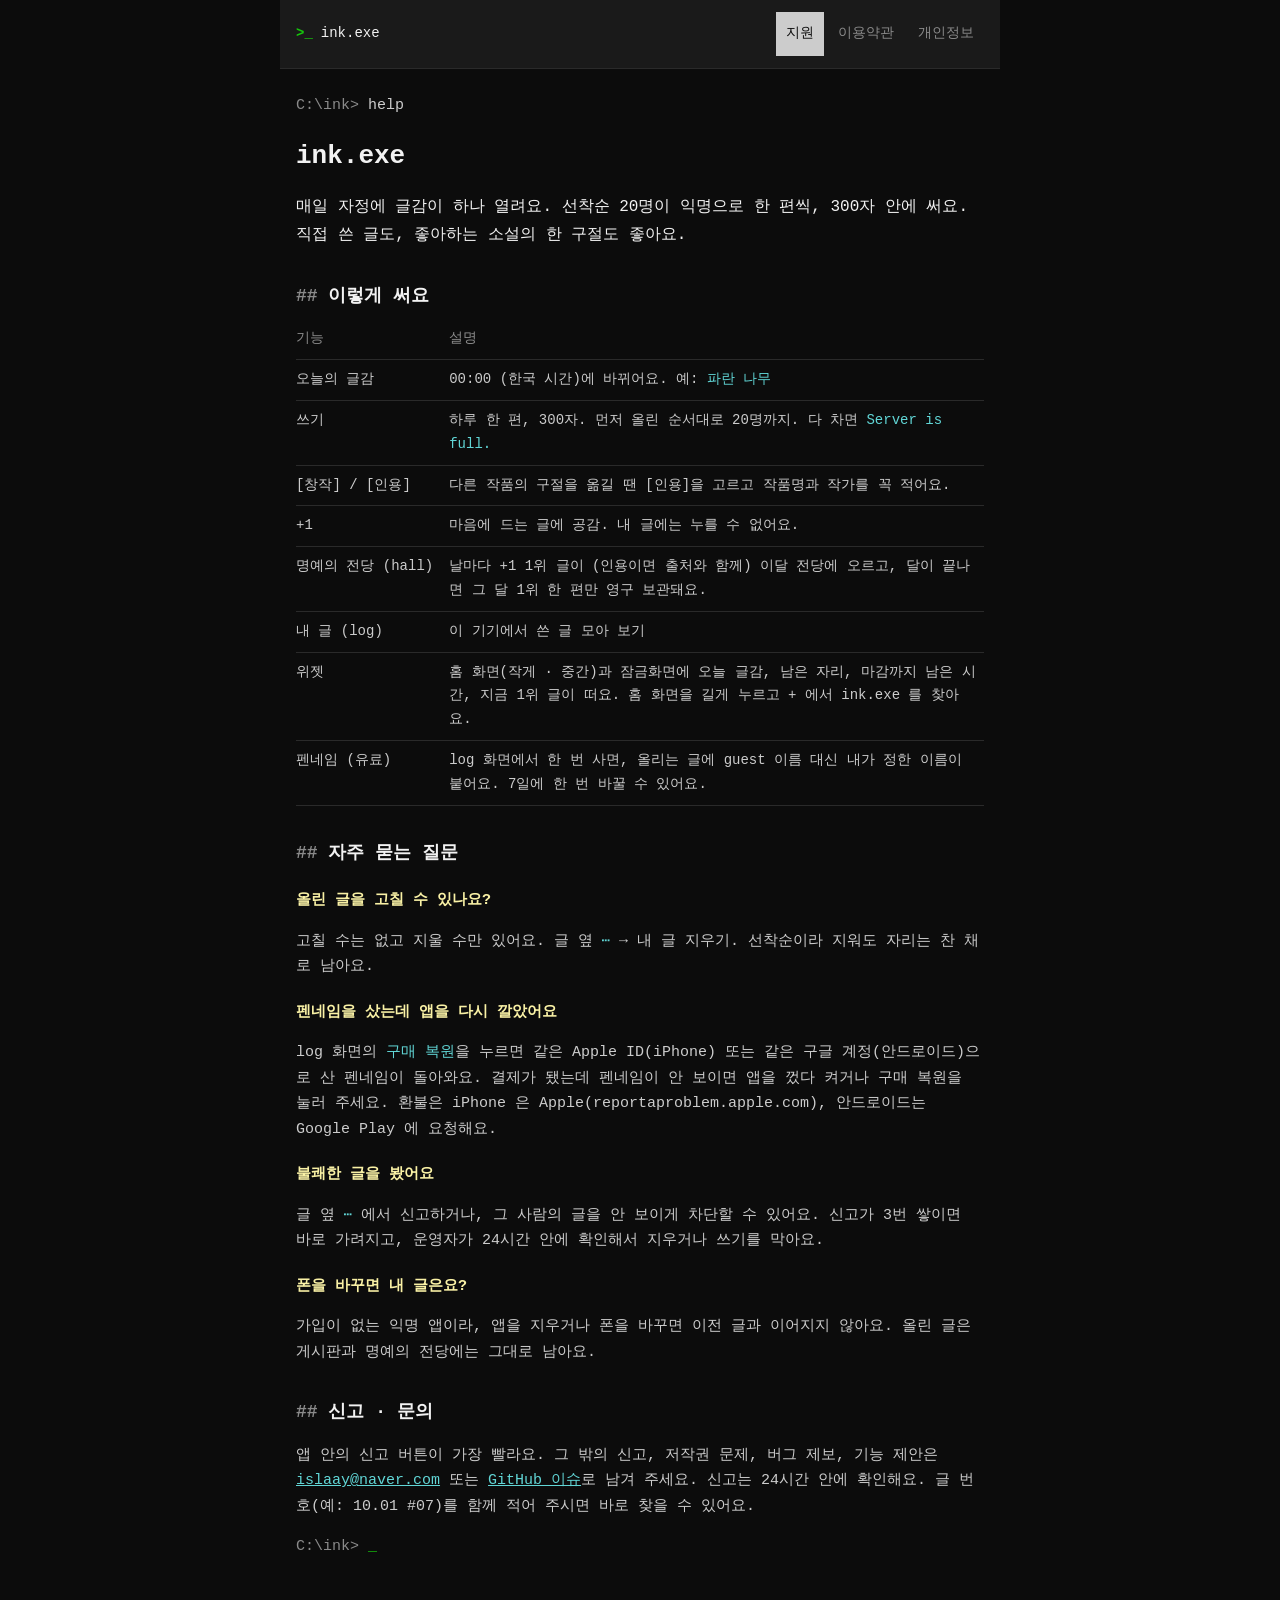
<file: docs/index.html>
<!doctype html>
<html lang="ko">
<head>
<meta charset="utf-8">
<meta name="viewport" content="width=device-width, initial-scale=1">
<title>ink.exe 지원</title>
<meta name="description" content="ink.exe: 매일 글감 하나, 선착순 20명이 익명으로 쓰는 짧은 글 게시판. 사용법, 자주 묻는 질문, 신고와 문의.">
<link rel="stylesheet" href="style.css">
</head>
<body>
<main>
<header class="bar"><span class="prompt">&gt;_</span> ink.exe <nav><a href="./" aria-current="page">지원</a><a href="terms.html">이용약관</a><a href="privacy.html">개인정보</a></nav></header>

<p class="cmd"><span class="dim">C:\ink&gt;</span> help</p>

<h1>ink.exe</h1>
<p class="lead">매일 자정에 글감이 하나 열려요. 선착순 20명이 익명으로 한 편씩, 300자 안에 써요. 직접 쓴 글도, 좋아하는 소설의 한 구절도 좋아요.</p>

<h2>이렇게 써요</h2>
<table>
<thead><tr><th scope="col">기능</th><th scope="col">설명</th></tr></thead>
<tbody>
<tr><td>오늘의 글감</td><td>00:00 (한국 시간)에 바뀌어요. 예: <code>파란 나무</code></td></tr>
<tr><td>쓰기</td><td>하루 한 편, 300자. 먼저 올린 순서대로 20명까지. 다 차면 <code>Server is full.</code></td></tr>
<tr><td>[창작] / [인용]</td><td>다른 작품의 구절을 옮길 땐 [인용]을 고르고 작품명과 작가를 꼭 적어요.</td></tr>
<tr><td>+1</td><td>마음에 드는 글에 공감. 내 글에는 누를 수 없어요.</td></tr>
<tr><td>명예의 전당 (hall)</td><td>날마다 +1 1위 글이 (인용이면 출처와 함께) 이달 전당에 오르고, 달이 끝나면 그 달 1위 한 편만 영구 보관돼요.</td></tr>
<tr><td>내 글 (log)</td><td>이 기기에서 쓴 글 모아 보기</td></tr>
<tr><td>위젯</td><td>홈 화면(작게 · 중간)과 잠금화면에 오늘 글감, 남은 자리, 마감까지 남은 시간, 지금 1위 글이 떠요. 홈 화면을 길게 누르고 + 에서 ink.exe 를 찾아요.</td></tr>
<tr><td>펜네임 (유료)</td><td>log 화면에서 한 번 사면, 올리는 글에 guest 이름 대신 내가 정한 이름이 붙어요. 7일에 한 번 바꿀 수 있어요.</td></tr>
</tbody>
</table>

<h2>자주 묻는 질문</h2>
<h3>올린 글을 고칠 수 있나요?</h3>
<p>고칠 수는 없고 지울 수만 있어요. 글 옆 <code>⋯</code> → 내 글 지우기. 선착순이라 지워도 자리는 찬 채로 남아요.</p>
<h3>펜네임을 샀는데 앱을 다시 깔았어요</h3>
<p>log 화면의 <code>구매 복원</code>을 누르면 같은 Apple ID(iPhone) 또는 같은 구글 계정(안드로이드)으로 산 펜네임이 돌아와요. 결제가 됐는데 펜네임이 안 보이면 앱을 껐다 켜거나 구매 복원을 눌러 주세요. 환불은 iPhone 은 Apple(reportaproblem.apple.com), 안드로이드는 Google Play 에 요청해요.</p>
<h3>불쾌한 글을 봤어요</h3>
<p>글 옆 <code>⋯</code> 에서 신고하거나, 그 사람의 글을 안 보이게 차단할 수 있어요. 신고가 3번 쌓이면 바로 가려지고, 운영자가 24시간 안에 확인해서 지우거나 쓰기를 막아요.</p>
<h3>폰을 바꾸면 내 글은요?</h3>
<p>가입이 없는 익명 앱이라, 앱을 지우거나 폰을 바꾸면 이전 글과 이어지지 않아요. 올린 글은 게시판과 명예의 전당에는 그대로 남아요.</p>

<h2>신고 · 문의</h2>
<p>앱 안의 신고 버튼이 가장 빨라요. 그 밖의 신고, 저작권 문제, 버그 제보, 기능 제안은 <a href="mailto:islaay@naver.com">islaay@naver.com</a> 또는 <a href="https://github.com/isla0x/ink-exe/issues">GitHub 이슈</a>로 남겨 주세요. 신고는 24시간 안에 확인해요. 글 번호(예: 10.01 #07)를 함께 적어 주시면 바로 찾을 수 있어요.</p>

<p class="cmd"><span class="dim">C:\ink&gt;</span> <span class="cursor">_</span></p>
</main>
</body>
</html>
</file>
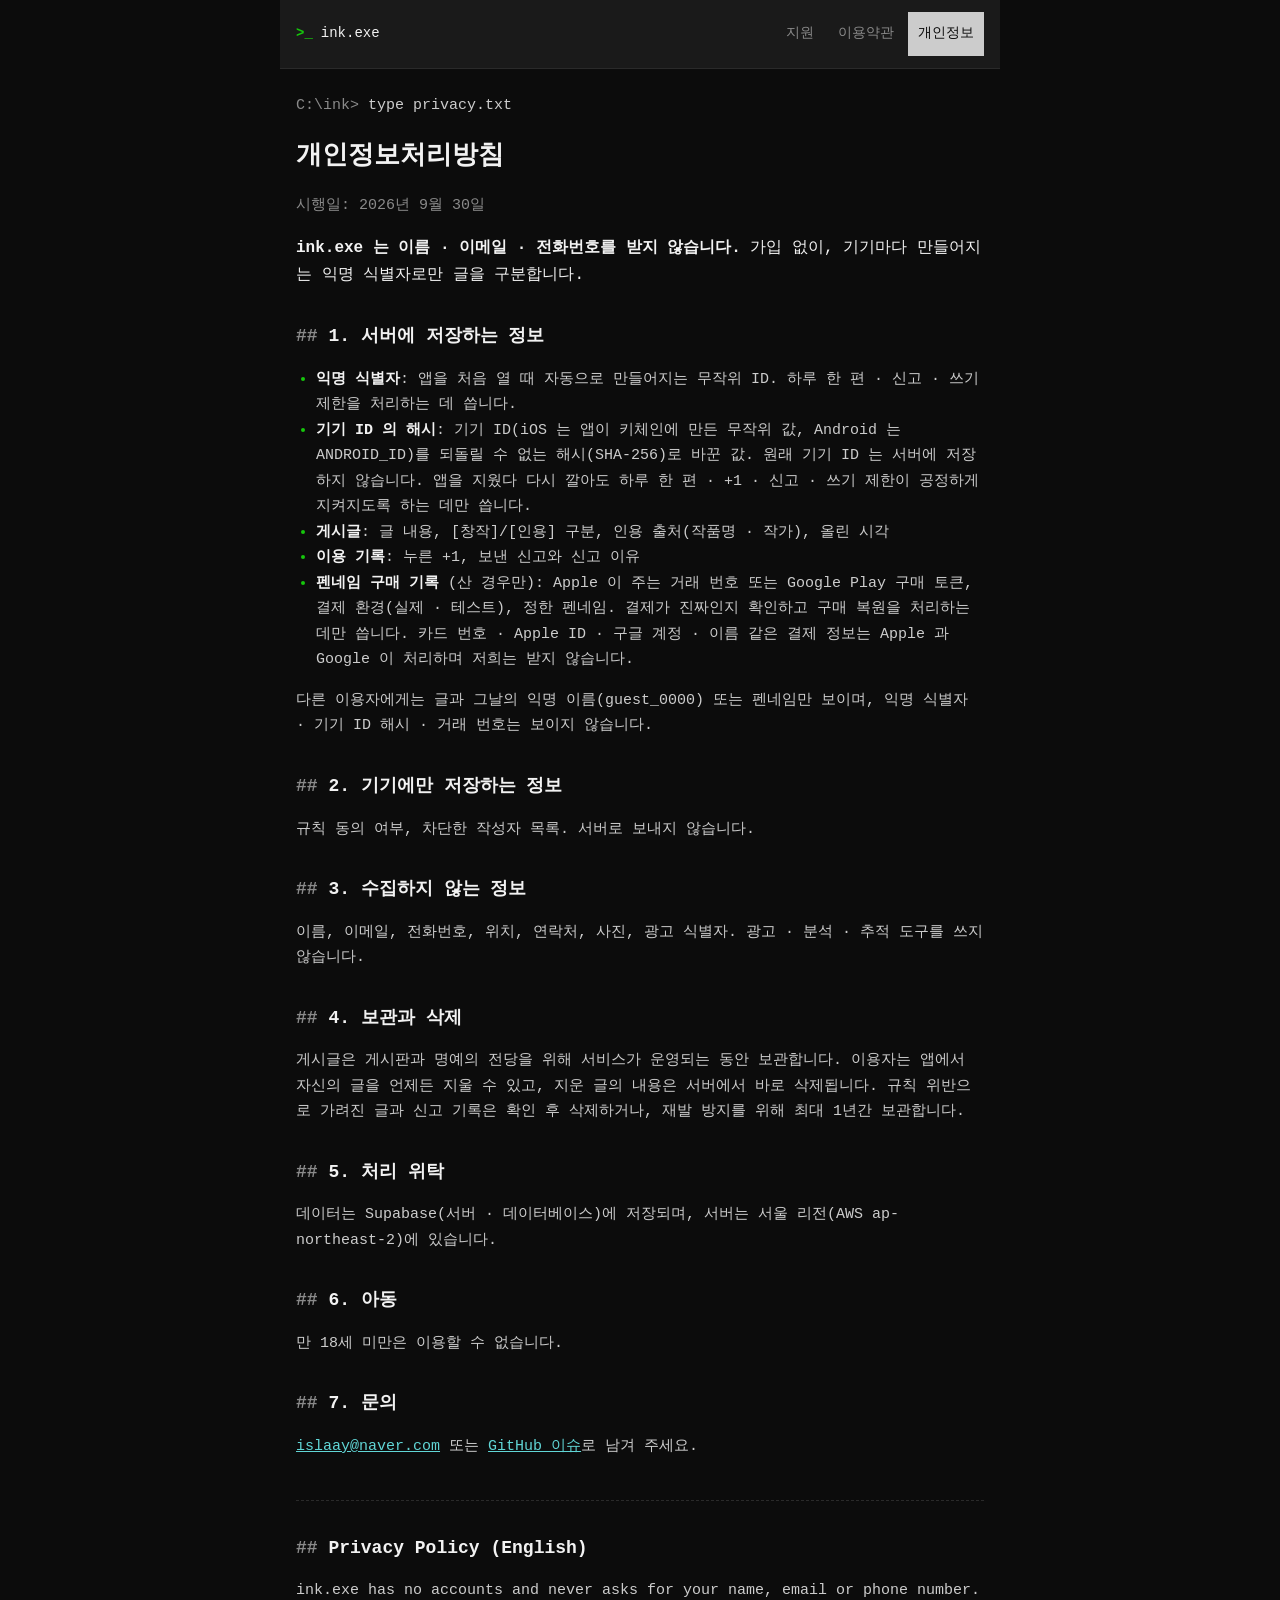
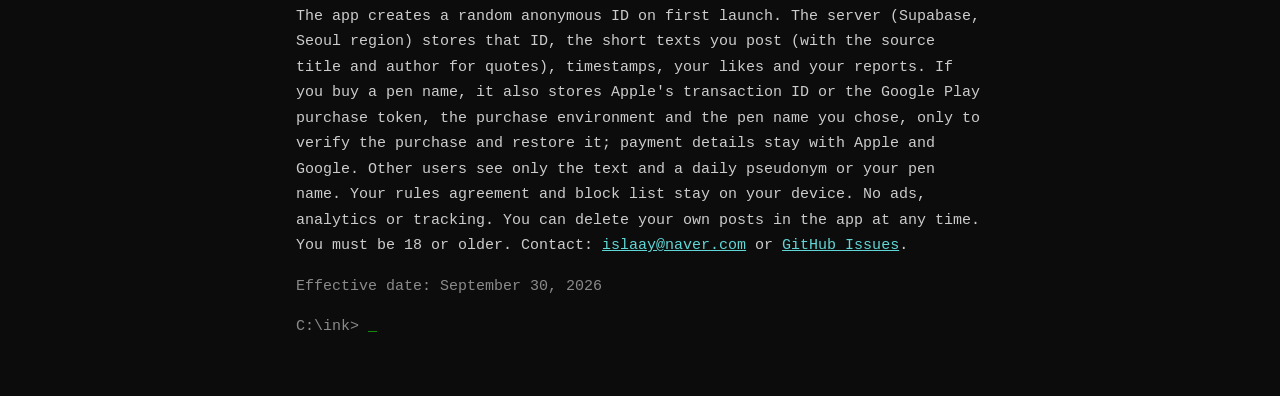
<file: docs/privacy.html>
<!doctype html>
<html lang="ko">
<head>
<meta charset="utf-8">
<meta name="viewport" content="width=device-width, initial-scale=1">
<title>ink.exe 개인정보처리방침</title>
<meta name="description" content="ink.exe 개인정보처리방침: 가입 없는 익명 게시판. 익명 식별자와 게시글만 서버에 저장합니다.">
<link rel="stylesheet" href="style.css">
</head>
<body>
<main>
<header class="bar"><span class="prompt">&gt;_</span> ink.exe <nav><a href="./">지원</a><a href="terms.html">이용약관</a><a href="privacy.html" aria-current="page">개인정보</a></nav></header>

<p class="cmd"><span class="dim">C:\ink&gt;</span> type privacy.txt</p>

<h1>개인정보처리방침</h1>
<p class="dim">시행일: 2026년 9월 30일</p>

<p class="lead"><strong>ink.exe 는 이름 · 이메일 · 전화번호를 받지 않습니다.</strong> 가입 없이, 기기마다 만들어지는 익명 식별자로만 글을 구분합니다.</p>

<h2>1. 서버에 저장하는 정보</h2>
<ul>
<li><strong>익명 식별자</strong>: 앱을 처음 열 때 자동으로 만들어지는 무작위 ID. 하루 한 편 · 신고 · 쓰기 제한을 처리하는 데 씁니다.</li>
<li><strong>기기 ID 의 해시</strong>: 기기 ID(iOS 는 앱이 키체인에 만든 무작위 값, Android 는 ANDROID_ID)를 되돌릴 수 없는 해시(SHA-256)로 바꾼 값. 원래 기기 ID 는 서버에 저장하지 않습니다. 앱을 지웠다 다시 깔아도 하루 한 편 · +1 · 신고 · 쓰기 제한이 공정하게 지켜지도록 하는 데만 씁니다.</li>
<li><strong>게시글</strong>: 글 내용, [창작]/[인용] 구분, 인용 출처(작품명 · 작가), 올린 시각</li>
<li><strong>이용 기록</strong>: 누른 +1, 보낸 신고와 신고 이유</li>
<li><strong>펜네임 구매 기록</strong> (산 경우만): Apple 이 주는 거래 번호 또는 Google Play 구매 토큰, 결제 환경(실제 · 테스트), 정한 펜네임. 결제가 진짜인지 확인하고 구매 복원을 처리하는 데만 씁니다. 카드 번호 · Apple ID · 구글 계정 · 이름 같은 결제 정보는 Apple 과 Google 이 처리하며 저희는 받지 않습니다.</li>
</ul>
<p>다른 이용자에게는 글과 그날의 익명 이름(guest_0000) 또는 펜네임만 보이며, 익명 식별자 · 기기 ID 해시 · 거래 번호는 보이지 않습니다.</p>

<h2>2. 기기에만 저장하는 정보</h2>
<p>규칙 동의 여부, 차단한 작성자 목록. 서버로 보내지 않습니다.</p>

<h2>3. 수집하지 않는 정보</h2>
<p>이름, 이메일, 전화번호, 위치, 연락처, 사진, 광고 식별자. 광고 · 분석 · 추적 도구를 쓰지 않습니다.</p>

<h2>4. 보관과 삭제</h2>
<p>게시글은 게시판과 명예의 전당을 위해 서비스가 운영되는 동안 보관합니다. 이용자는 앱에서 자신의 글을 언제든 지울 수 있고, 지운 글의 내용은 서버에서 바로 삭제됩니다. 규칙 위반으로 가려진 글과 신고 기록은 확인 후 삭제하거나, 재발 방지를 위해 최대 1년간 보관합니다.</p>

<h2>5. 처리 위탁</h2>
<p>데이터는 Supabase(서버 · 데이터베이스)에 저장되며, 서버는 서울 리전(AWS ap-northeast-2)에 있습니다.</p>

<h2>6. 아동</h2>
<p>만 18세 미만은 이용할 수 없습니다.</p>

<h2>7. 문의</h2>
<p><a href="mailto:islaay@naver.com">islaay@naver.com</a> 또는 <a href="https://github.com/isla0x/ink-exe/issues">GitHub 이슈</a>로 남겨 주세요.</p>

<hr>

<h2 lang="en">Privacy Policy (English)</h2>
<div lang="en">
<p>ink.exe has no accounts and never asks for your name, email or phone number. The app creates a random anonymous ID on first launch. The server (Supabase, Seoul region) stores that ID, the short texts you post (with the source title and author for quotes), timestamps, your likes and your reports. If you buy a pen name, it also stores Apple's transaction ID or the Google Play purchase token, the purchase environment and the pen name you chose, only to verify the purchase and restore it; payment details stay with Apple and Google. Other users see only the text and a daily pseudonym or your pen name. Your rules agreement and block list stay on your device. No ads, analytics or tracking. You can delete your own posts in the app at any time. You must be 18 or older. Contact: <a href="mailto:islaay@naver.com">islaay@naver.com</a> or <a href="https://github.com/isla0x/ink-exe/issues">GitHub Issues</a>.</p>
<p class="dim">Effective date: September 30, 2026</p>
</div>

<p class="cmd"><span class="dim">C:\ink&gt;</span> <span class="cursor">_</span></p>
</main>
</body>
</html>
</file>
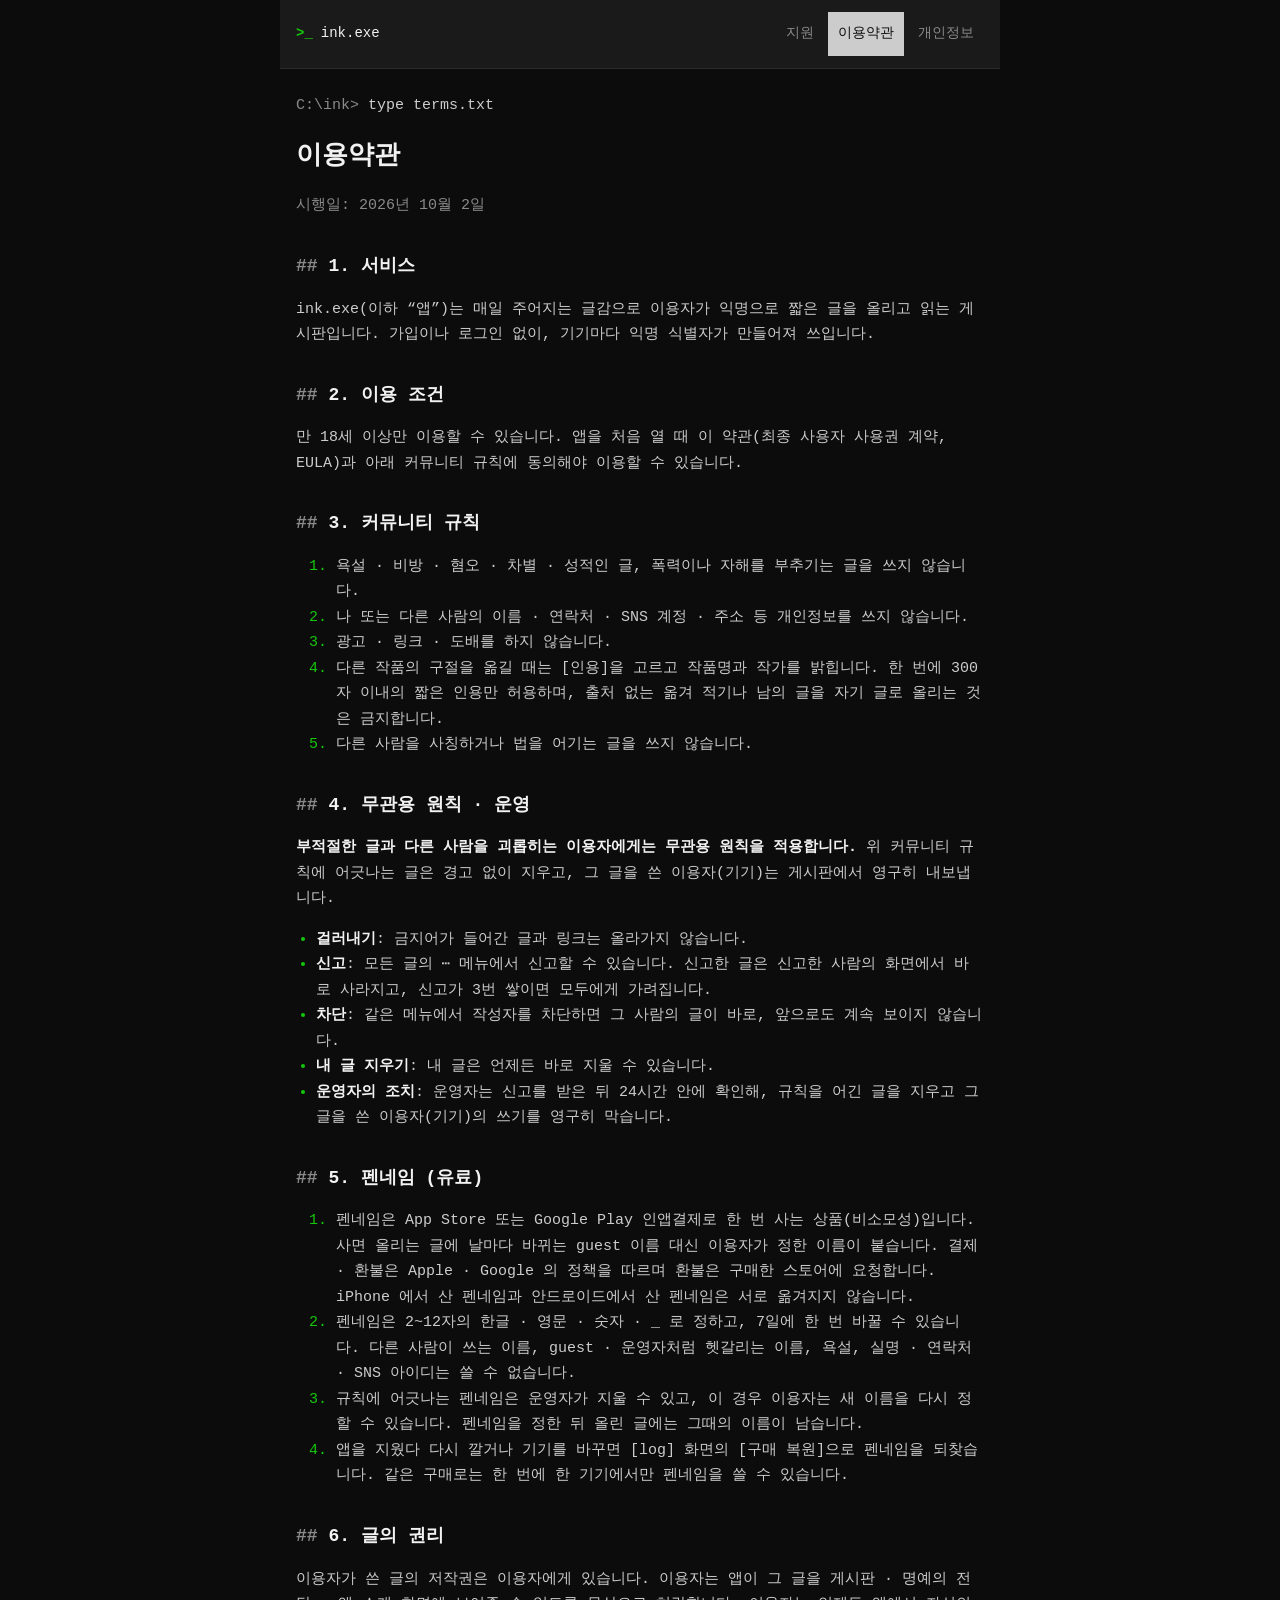
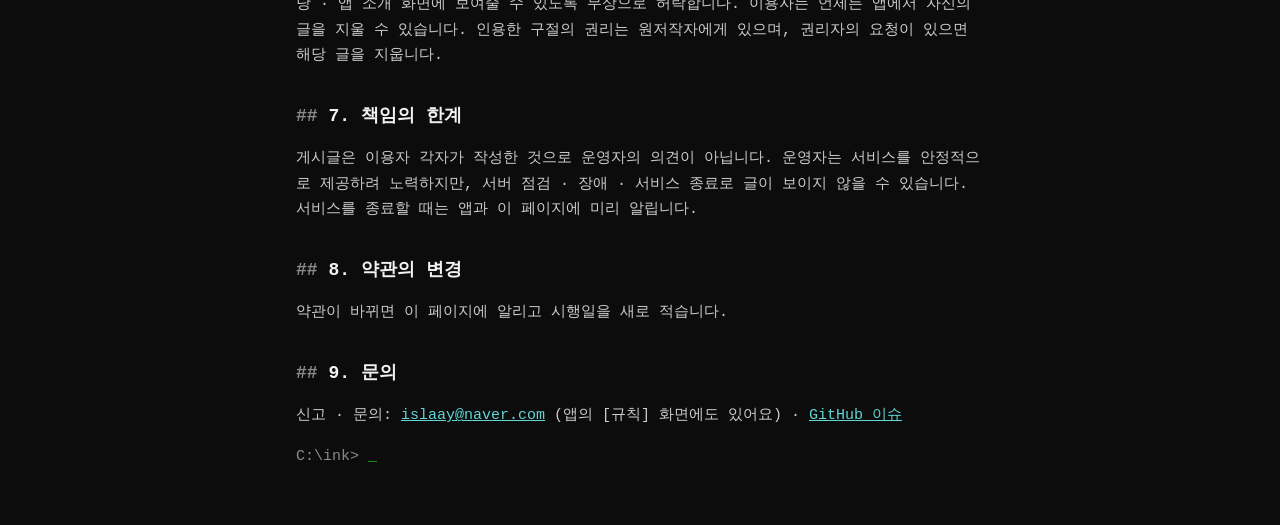
<file: docs/terms.html>
<!doctype html>
<html lang="ko">
<head>
<meta charset="utf-8">
<meta name="viewport" content="width=device-width, initial-scale=1">
<title>ink.exe 이용약관</title>
<meta name="description" content="ink.exe 이용약관과 커뮤니티 규칙.">
<link rel="stylesheet" href="style.css">
</head>
<body>
<main>
<header class="bar"><span class="prompt">&gt;_</span> ink.exe <nav><a href="./">지원</a><a href="terms.html" aria-current="page">이용약관</a><a href="privacy.html">개인정보</a></nav></header>

<p class="cmd"><span class="dim">C:\ink&gt;</span> type terms.txt</p>

<h1>이용약관</h1>
<p class="dim">시행일: 2026년 10월 2일</p>

<h2>1. 서비스</h2>
<p>ink.exe(이하 “앱”)는 매일 주어지는 글감으로 이용자가 익명으로 짧은 글을 올리고 읽는 게시판입니다. 가입이나 로그인 없이, 기기마다 익명 식별자가 만들어져 쓰입니다.</p>

<h2>2. 이용 조건</h2>
<p>만 18세 이상만 이용할 수 있습니다. 앱을 처음 열 때 이 약관(최종 사용자 사용권 계약, EULA)과 아래 커뮤니티 규칙에 동의해야 이용할 수 있습니다.</p>

<h2>3. 커뮤니티 규칙</h2>
<ol>
<li>욕설 · 비방 · 혐오 · 차별 · 성적인 글, 폭력이나 자해를 부추기는 글을 쓰지 않습니다.</li>
<li>나 또는 다른 사람의 이름 · 연락처 · SNS 계정 · 주소 등 개인정보를 쓰지 않습니다.</li>
<li>광고 · 링크 · 도배를 하지 않습니다.</li>
<li>다른 작품의 구절을 옮길 때는 [인용]을 고르고 작품명과 작가를 밝힙니다. 한 번에 300자 이내의 짧은 인용만 허용하며, 출처 없는 옮겨 적기나 남의 글을 자기 글로 올리는 것은 금지합니다.</li>
<li>다른 사람을 사칭하거나 법을 어기는 글을 쓰지 않습니다.</li>
</ol>

<h2>4. 무관용 원칙 · 운영</h2>
<p><strong>부적절한 글과 다른 사람을 괴롭히는 이용자에게는 무관용 원칙을 적용합니다.</strong> 위 커뮤니티 규칙에 어긋나는 글은 경고 없이 지우고, 그 글을 쓴 이용자(기기)는 게시판에서 영구히 내보냅니다.</p>
<ul>
<li><strong>걸러내기</strong>: 금지어가 들어간 글과 링크는 올라가지 않습니다.</li>
<li><strong>신고</strong>: 모든 글의 ⋯ 메뉴에서 신고할 수 있습니다. 신고한 글은 신고한 사람의 화면에서 바로 사라지고, 신고가 3번 쌓이면 모두에게 가려집니다.</li>
<li><strong>차단</strong>: 같은 메뉴에서 작성자를 차단하면 그 사람의 글이 바로, 앞으로도 계속 보이지 않습니다.</li>
<li><strong>내 글 지우기</strong>: 내 글은 언제든 바로 지울 수 있습니다.</li>
<li><strong>운영자의 조치</strong>: 운영자는 신고를 받은 뒤 24시간 안에 확인해, 규칙을 어긴 글을 지우고 그 글을 쓴 이용자(기기)의 쓰기를 영구히 막습니다.</li>
</ul>

<h2>5. 펜네임 (유료)</h2>
<ol>
<li>펜네임은 App Store 또는 Google Play 인앱결제로 한 번 사는 상품(비소모성)입니다. 사면 올리는 글에 날마다 바뀌는 guest 이름 대신 이용자가 정한 이름이 붙습니다. 결제 · 환불은 Apple · Google 의 정책을 따르며 환불은 구매한 스토어에 요청합니다. iPhone 에서 산 펜네임과 안드로이드에서 산 펜네임은 서로 옮겨지지 않습니다.</li>
<li>펜네임은 2~12자의 한글 · 영문 · 숫자 · _ 로 정하고, 7일에 한 번 바꿀 수 있습니다. 다른 사람이 쓰는 이름, guest · 운영자처럼 헷갈리는 이름, 욕설, 실명 · 연락처 · SNS 아이디는 쓸 수 없습니다.</li>
<li>규칙에 어긋나는 펜네임은 운영자가 지울 수 있고, 이 경우 이용자는 새 이름을 다시 정할 수 있습니다. 펜네임을 정한 뒤 올린 글에는 그때의 이름이 남습니다.</li>
<li>앱을 지웠다 다시 깔거나 기기를 바꾸면 [log] 화면의 [구매 복원]으로 펜네임을 되찾습니다. 같은 구매로는 한 번에 한 기기에서만 펜네임을 쓸 수 있습니다.</li>
</ol>

<h2>6. 글의 권리</h2>
<p>이용자가 쓴 글의 저작권은 이용자에게 있습니다. 이용자는 앱이 그 글을 게시판 · 명예의 전당 · 앱 소개 화면에 보여줄 수 있도록 무상으로 허락합니다. 이용자는 언제든 앱에서 자신의 글을 지울 수 있습니다. 인용한 구절의 권리는 원저작자에게 있으며, 권리자의 요청이 있으면 해당 글을 지웁니다.</p>

<h2>7. 책임의 한계</h2>
<p>게시글은 이용자 각자가 작성한 것으로 운영자의 의견이 아닙니다. 운영자는 서비스를 안정적으로 제공하려 노력하지만, 서버 점검 · 장애 · 서비스 종료로 글이 보이지 않을 수 있습니다. 서비스를 종료할 때는 앱과 이 페이지에 미리 알립니다.</p>

<h2>8. 약관의 변경</h2>
<p>약관이 바뀌면 이 페이지에 알리고 시행일을 새로 적습니다.</p>

<h2>9. 문의</h2>
<p>신고 · 문의: <a href="mailto:islaay@naver.com">islaay@naver.com</a> (앱의 [규칙] 화면에도 있어요) · <a href="https://github.com/isla0x/ink-exe/issues">GitHub 이슈</a></p>

<p class="cmd"><span class="dim">C:\ink&gt;</span> <span class="cursor">_</span></p>
</main>
</body>
</html>
</file>
<file: docs/style.css>
:root {
  --bg: #0c0c0c;
  --bar: #1a1a1a;
  --fg: #cccccc;
  --hi: #f2f2f2;
  --dim: #8a8a8a;
  --ok: #16c60c;
  --cmd: #61d6d6;
  --tag: #f9f1a5;
  --line: #2a2a2a;
  color-scheme: dark;
}
* { box-sizing: border-box; }
html { -webkit-text-size-adjust: 100%; }
body {
  margin: 0;
  background: var(--bg);
  color: var(--fg);
  font-family: "SF Mono", ui-monospace, Menlo, Consolas, "D2Coding", "Nanum Gothic Coding", monospace;
  font-size: 15px;
  line-height: 1.7;
}
main { max-width: 720px; margin: 0 auto; padding: 0 16px 48px; }
.bar {
  display: flex; align-items: center; gap: 8px;
  margin: 0 -16px 24px; padding: 12px 16px;
  background: var(--bar); border-bottom: 1px solid var(--line);
  color: var(--hi); font-size: 14px;
}
.bar .prompt { color: var(--ok); font-weight: 700; }
.bar nav { margin-left: auto; display: flex; gap: 4px; }
.bar nav a { color: var(--dim); text-decoration: none; padding: 10px 10px; }
.bar nav a[aria-current="page"] { background: var(--fg); color: var(--bg); }
.cmd { margin: 0 0 8px; }
.dim { color: var(--dim); }
h1 { color: var(--hi); font-size: 26px; margin: 16px 0 4px; }
h2 { color: var(--hi); font-size: 18px; margin: 32px 0 8px; }
h2::before { content: "## "; color: var(--dim); }
h3 { color: var(--tag); font-size: 15px; margin: 20px 0 4px; }
.lead { font-size: 16px; color: var(--hi); }
strong { color: var(--hi); }
a { color: var(--cmd); }
code { color: var(--cmd); font-family: inherit; }
ul { padding-left: 20px; }
li::marker { color: var(--ok); }
hr { border: 0; border-top: 1px dashed var(--line); margin: 40px 0 0; }
table { width: 100%; border-collapse: collapse; font-size: 14px; }
th, td { text-align: left; vertical-align: top; padding: 8px 8px 8px 0; border-bottom: 1px solid var(--line); }
th { color: var(--dim); font-weight: 400; }
td:first-child { white-space: nowrap; padding-right: 16px; }
@media (max-width: 520px) { td:first-child { white-space: normal; } }
.cursor { color: var(--ok); animation: blink 1s steps(1) infinite; }
@keyframes blink { 50% { opacity: 0; } }
@media (prefers-reduced-motion: reduce) { .cursor { animation: none; } }
</file>
